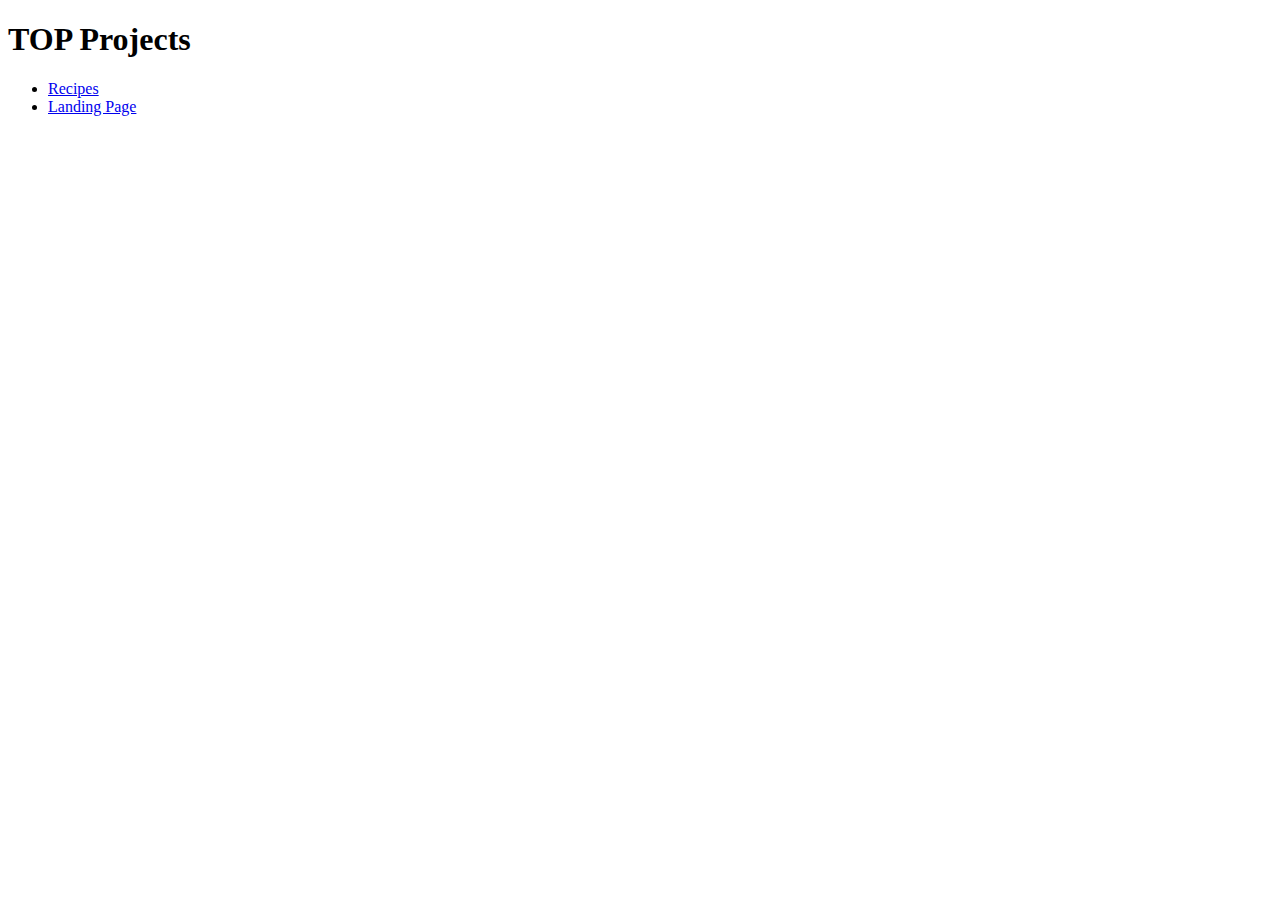
<file: index.html>
<!DOCTYPE html>
<html lang="en">
  <head>
    <meta charset="UTF-8">
    <meta name="viewport" content="width=device-width, initial-scale=1.0">
    <title>TOP Projects</title>
  </head>
  <body>

<h1>TOP Projects</h1>
<ul>
  <li><a href="./odin-recipes/">Recipes</a></li>
  <li><a href="./landing-page/">Landing Page</a></li>
</ul>

  </body>
</html>
</file>
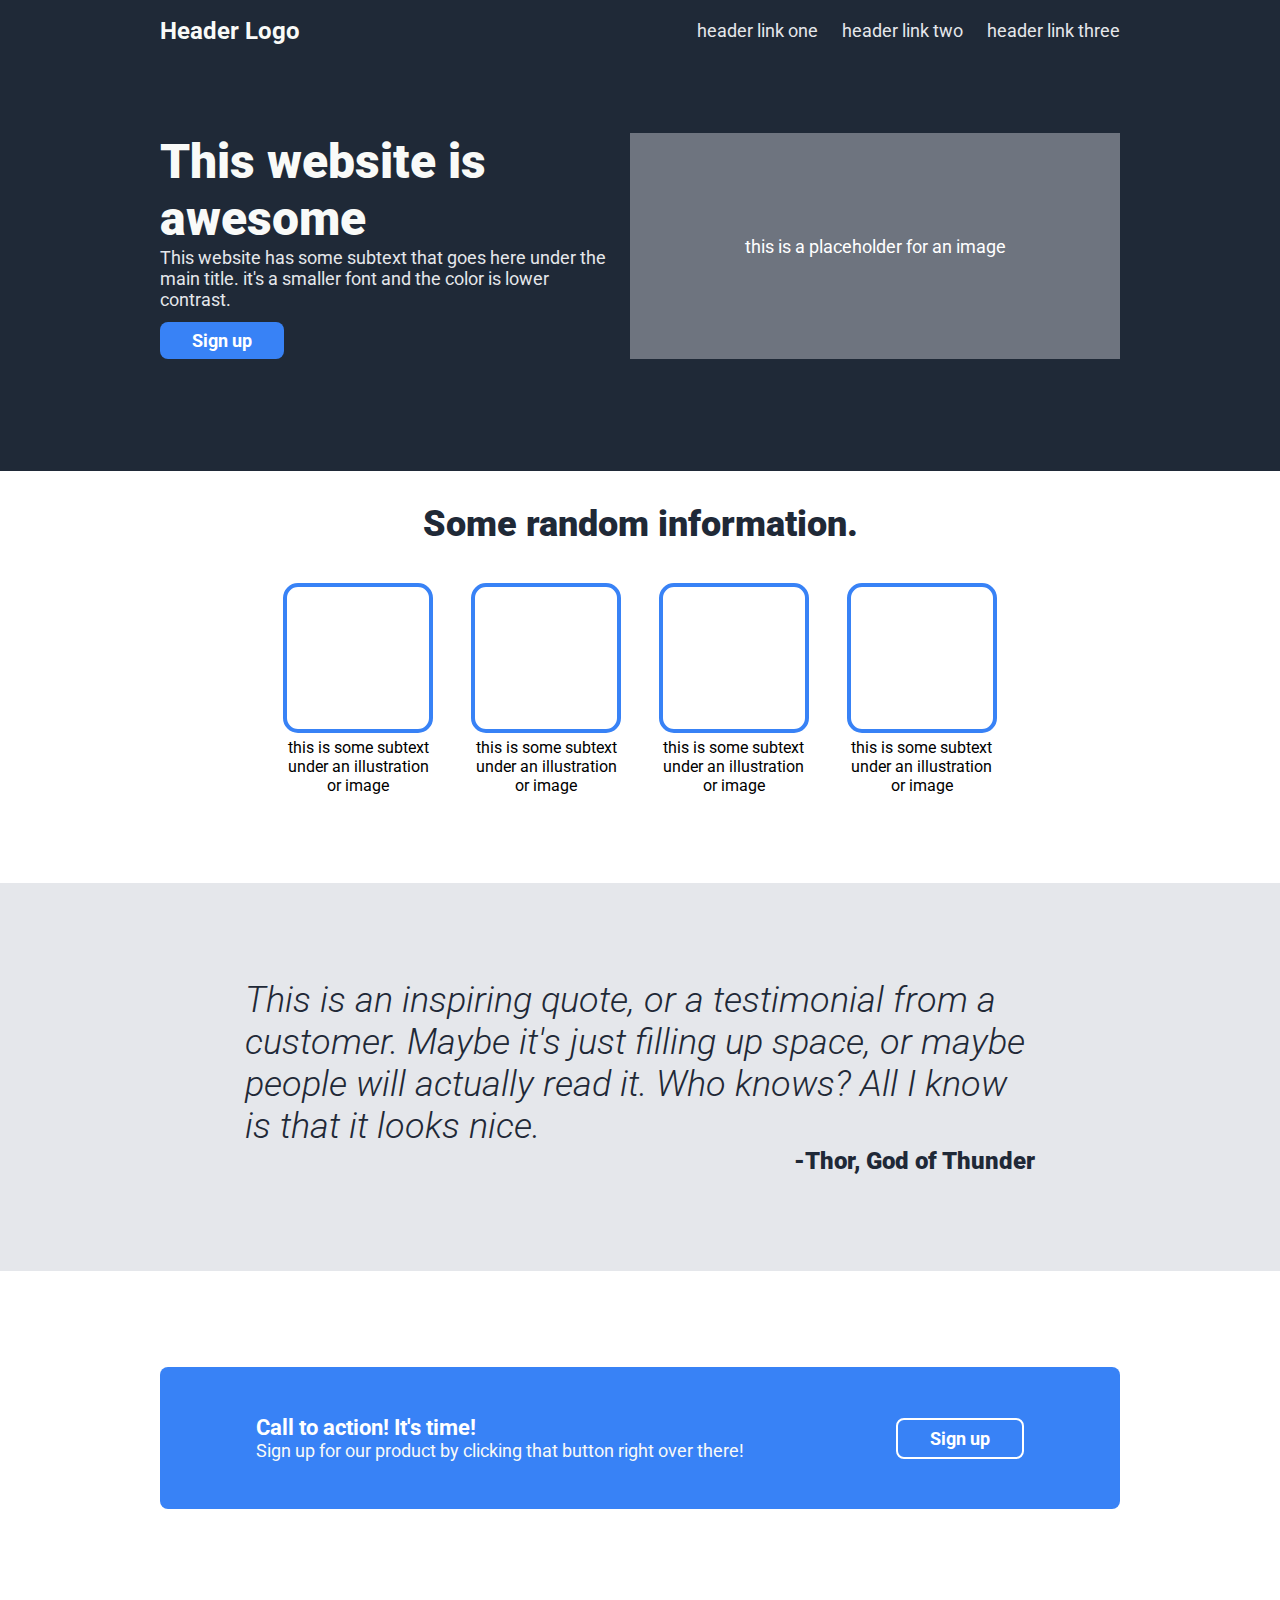
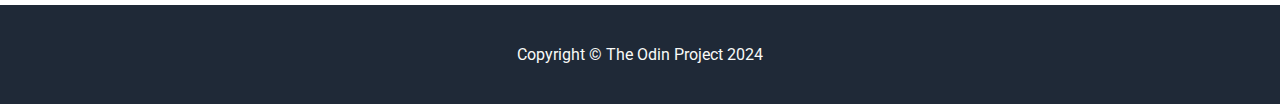
<file: landing-page/index.html>
<!DOCTYPE html>
<html lang="en">
  <head>
    <meta charset="UTF-8">
    <meta http-equiv="X-UA-Compatible" content="IE=edge">
    <meta name="viewport" content="width=device-width, initial-scale=1.0">
    <title>Landing Page</title>
    <link rel="stylesheet" href="./styles/style.css">
    <link rel="preconnect" href="https://fonts.googleapis.com">
    <link rel="preconnect" href="https://fonts.gstatic.com" crossorigin>
    <link href="https://fonts.googleapis.com/css2?family=Roboto:ital,wght@0,400;0,700;0,900;1,300&display=swap" rel="stylesheet">
  </head>
  <body class="flex-doc">

<header>
  <nav class="flex-navbar">
    <span class="logo font-bold">Header Logo</span>

    <div class="flex-menu-links">
      <span>
        <a class="nav-link" href="">header link one</a>
      </span>
      <span>
        <a class="nav-link" href="">header link two</a>
      </span>
      <span>
        <a class="nav-link" href="">header link three</a>
      </span>
    </div>
  </nav>

  <div class="flex-hero">
    <section class="hero-left">
      <span class="hero font-extra-bold">This website is awesome</span>
      <span class="hero-sub">This website has some subtext that goes here under the main title.
      it's a smaller font and the color is lower contrast.</span>
      <div class="btn-container">
        <div class="hero-btn font-bold">
          <a href="">Sign up</a>
        </div>
      </div>
    </section>

    <section class="hero-right">
      <span class="hero-media-tmp">this is a placeholder for an image</span>
    </section>
  </div>
</header>

<section class="flex-illus">
  <span class="illus-head font-extra-bold">Some random information.</span>

  <div class="flex-illus-card-container">
    <div class="illus-card">
      <div class="illus-media"></div>
      <span class="illus-sub">this is some subtext under an illustration or image</span>
    </div>
    <div class="illus-card">
      <div class="illus-media"></div>
      <span class="illus-sub">this is some subtext under an illustration or image</span>
    </div>
    <div class="illus-card">
      <div class="illus-media"></div>
      <span class="illus-sub">this is some subtext under an illustration or image</span>
    </div>
    <div class="illus-card">
      <div class="illus-media"></div>
      <span class="illus-sub">this is some subtext under an illustration or image</span>
    </div>
  </div>
</section>

<section class="quote-section">
  <div class="quote-container">
    <span class="quote font-light-italic">This is an inspiring quote, or a testimonial from a customer.
    Maybe it's just filling up space, or maybe people will actually read it.
    Who knows? All I know is that it looks nice.</span>
    <span class="quote-by font-extra-bold">-Thor, God of Thunder</span>
  </div>
</section>

<section class="flex-action">
  <div class="flex-action-container">
    <div class="flex-action-right">
      <span class="action font-bold">Call to action! It's time!</span>
      <span class="action-sub">Sign up for our product by clicking that button right over there!</span>
    </div>

    <div class="action-btn font-bold">
      <a href="">Sign up</a>
    </div>
  </div>
</section>

<footer class="bot-footer">
  <span>Copyright © The Odin Project 2024</span>
</footer>

  </body>
</html>
</file>
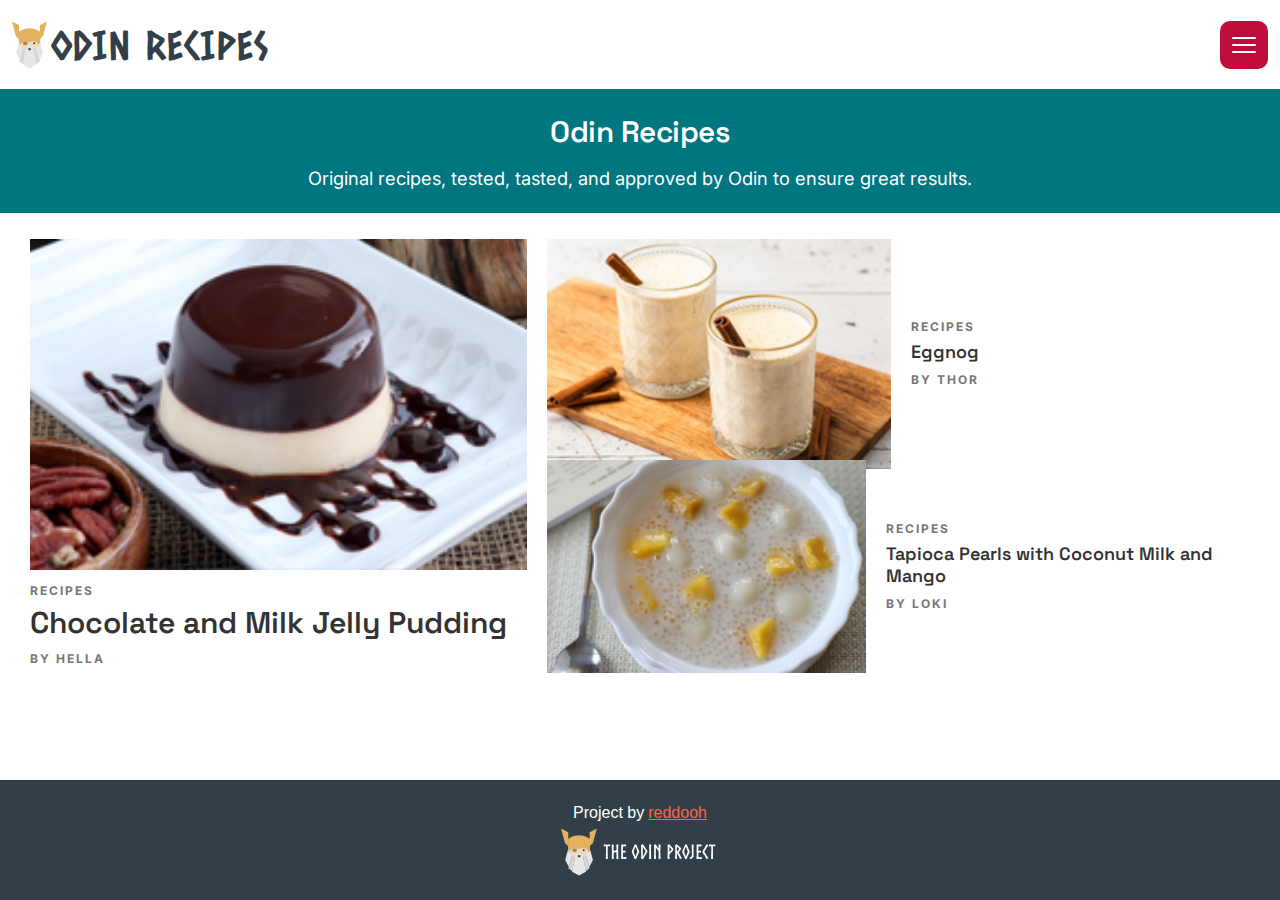
<file: odin-recipes/index.html>
<!DOCTYPE html>
<html lang="en">
  <head>
    <meta charset="UTF-8">
    <meta name="viewport" content="width=device-width, initial-scale=1.0">
    <title>Recipes</title>
    <link rel="stylesheet" href="./assets/styles/main.css">
    <link rel="stylesheet" href="https://fonts.googleapis.com/css?family=Caesar+Dressing&display=swap&text=ODIN%20RECIPES">
    <link rel="stylesheet" href="https://fonts.googleapis.com/css?family=Space+Grotesk:600|Inter:regular,bold&display=swap">
  </head>
  <body class="flex-doc">

<nav id="navbar" class="flex-nav">
  <a class="x-center ui-link" href="./">
    <img class="btn-m top-odin" src="../assets/images/icons/odin-icon.svg" alt="Home">
    <h2 class="brand-text margin-del">ODIN RECIPES</h2>
  </a>
  <!-- "Hamburger menu" / "Bar icon" to toggle the navigation links -->
  <a class="menu-btn x-center menu-icon" href="javascript:void(0);" onclick="menuClick()">
    <img class="btn-s" src="../assets/images/icons/ham-burger.svg" alt="Menu">
  </a>
</nav>
<!-- Navigation links (hidden by default) -->
<div id="moreLinks" class="flex-nav-menu">
  <a class="x-center ui-link" href="../">
    <img class="btn-s home-icon" src="../assets/images/icons/home.svg" alt="TOP Projects">
    <span class="margin-del">TOP Projects</span>
  </a>
  <a class="x-center ui-link" href="https://github.com/reddooh/top-projects/blob/main/README.md ">
    <img class="btn-s info-icon" src="../assets/images/icons/information.svg" alt="Info">
    <span class="margin-del">About</span>
  </a>
</div>

<main>
  <header>
    <h1 class="heading-title title-size">Odin Recipes</h1>
    <p class="heading-subtitle subtitle-size">Original recipes, tested, tasted, and approved by Odin to ensure great results.</p>
  </header>

  <section class="grid-hero">
    <article class="card card-1 grid-col-span-2">
      <a class="flex-card flex-card-1" href="./recipes/chocolate_and_milk_jelly_pudding.html">
        <img class="card-media" src="./assets/images/black-sambo-Foxy-Folksy-BEBS_thmb.png" alt="A garnished Chocolate and Milk Jelly Pudding.">
        <div class="card-content">
          <p class="card-category">Recipes</p>
          <h3 class="card-title"><span class="hover-focus-revert">Chocolate and Milk Jelly Pudding</span></h3>
          <p class="card-author">By Hella</p>
        </div>
      </a>
    </article>
    <article class="card card-2">
      <a class="flex-card flex-card-2" href="./recipes/eggnog.html">
        <img class="card-media" src="./assets/images/eggnog-ALR-ANA-CADENA_thmb.png" alt="2 servings of Eggnog.">
        <div class="card-content">
          <p class="card-category">Recipes</p>
          <h3 class="card-title"><span class="hover-focus-revert">Eggnog</span></h3>
          <p class="card-author">By Thor</p>
        </div>
      </a>
    </article>
    <article class="card card-3">
      <a class="flex-card flex-card-3" href="./recipes/tapioca_with_coconut_milk_and_mango.html">
        <img class="card-media" src="./assets/images/tambo-tambo-AS-RAYMUND_thmb.png" alt="A serving of Tapioca Pearls with Coconut Milk and Mango.">
        <div class="card-content">
          <p class="card-category">Recipes</p>
          <h3 class="card-title"><span class="hover-focus-revert">Tapioca Pearls with Coconut Milk and Mango</span></h3>
          <p class="card-author">By Loki</p>
        </div>
      </a>
    </article>
  </section>
</main>

<footer class="flex-doc-bot flex-footer">
  <div class="footer-text x-center">Project by <a class="links" href="https://github.com/reddooh">reddooh</a></div>
  <a class="x-center" href="https://www.theodinproject.com/about" title="The Odin Project">
    <img class="btn-m top-odin" src="../assets/images/icons/odin-icon.svg" alt="">
    <img class="btn-m top-logo" src="../assets/images/logo-top.svg" alt="">
  </a>
</footer>

  <!-- <script>
/* When the user scrolls down, hide the navbar. When the user scrolls up, show the navbar */
var prevScrollPos = window.pageYOffset;
window.onscroll = function() {
  var currentScrollPos = window.pageYOffset;
  if (prevScrollPos > currentScrollPos) {
    document.getElementById("navbar").style.top = "0";
  } else {
    document.getElementById("navbar").style.top = "-89px"; // height of nav
  }
  prevScrollPos = currentScrollPos;
}
  </script> -->
  <script>
// Toggle between showing and hiding the navigation menu links when the user clicks on the hamburger menu | bar icon
function menuClick() {
  var x = document.getElementById("moreLinks");
  if (x.style.display === "block") {
    x.style.display = "none";
  } else {
    x.style.display = "block";
  }
}
  </script>
  </body>
</html>
</file>
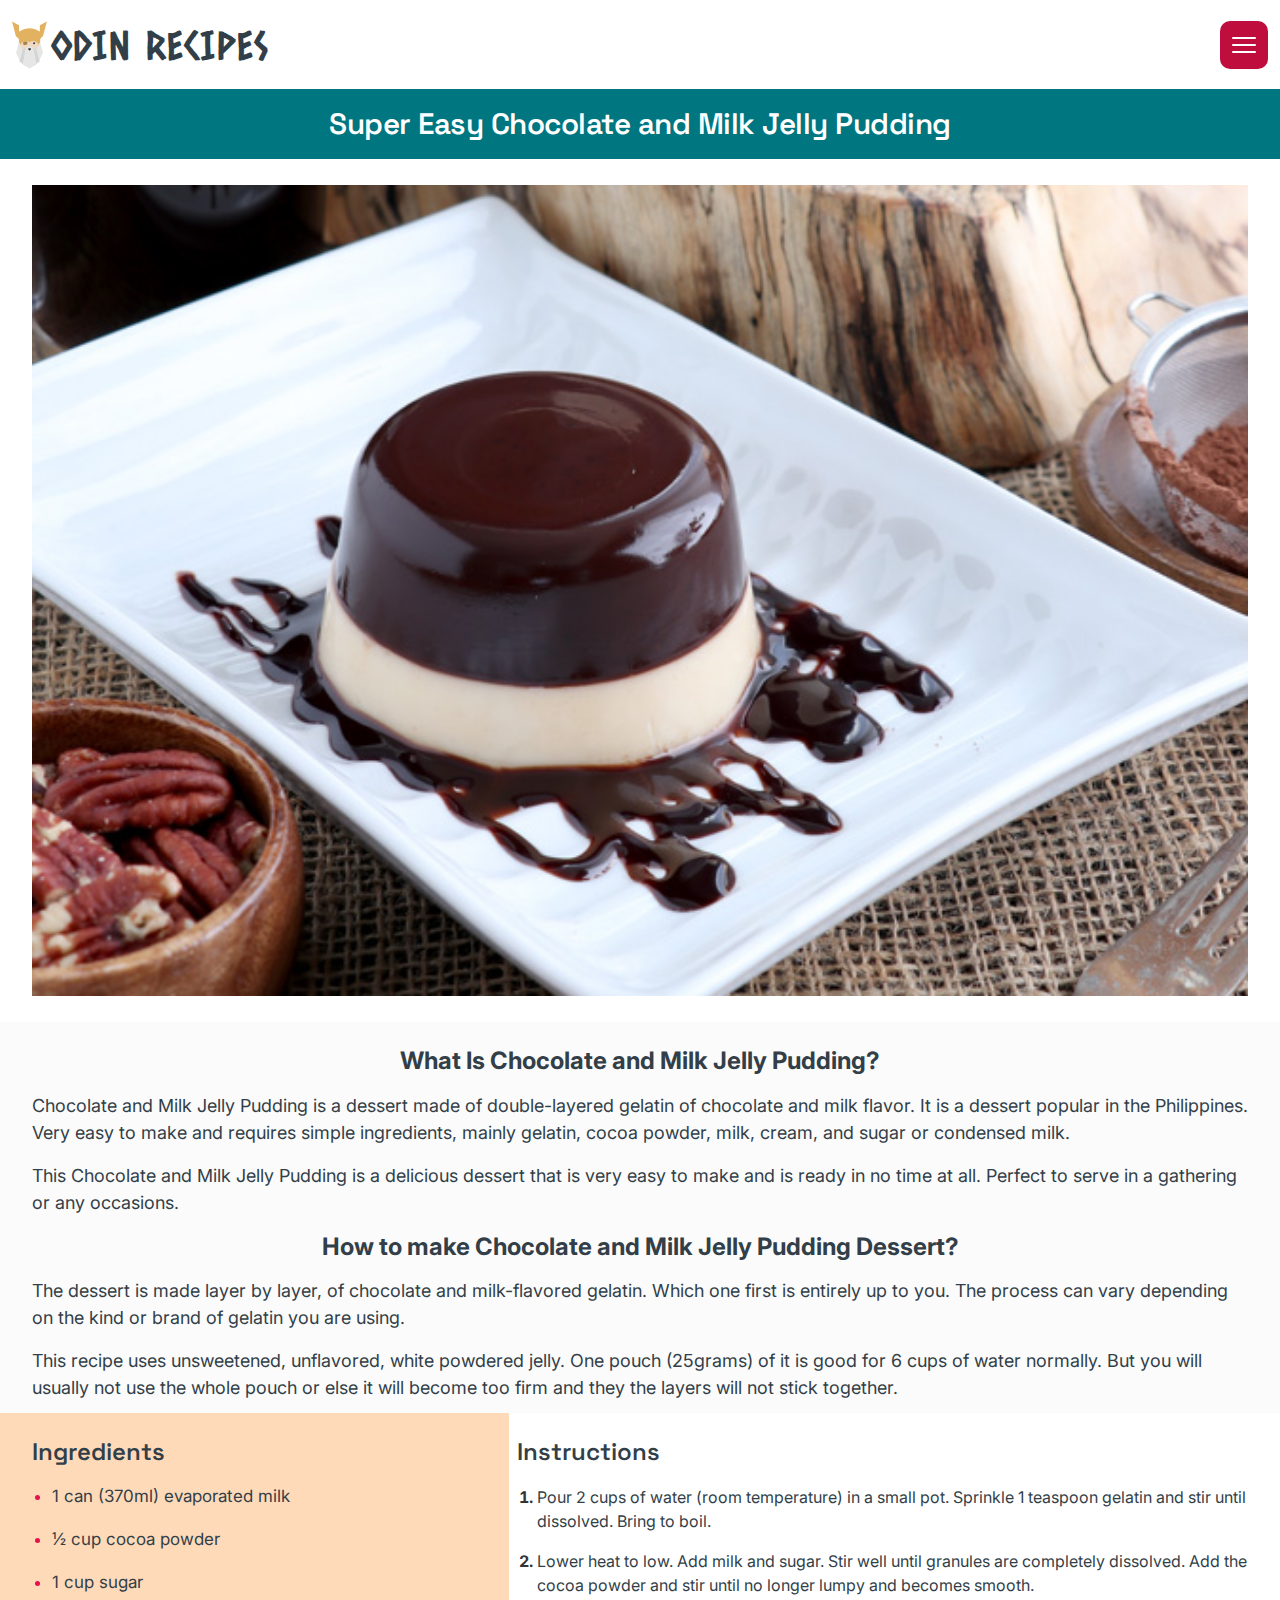
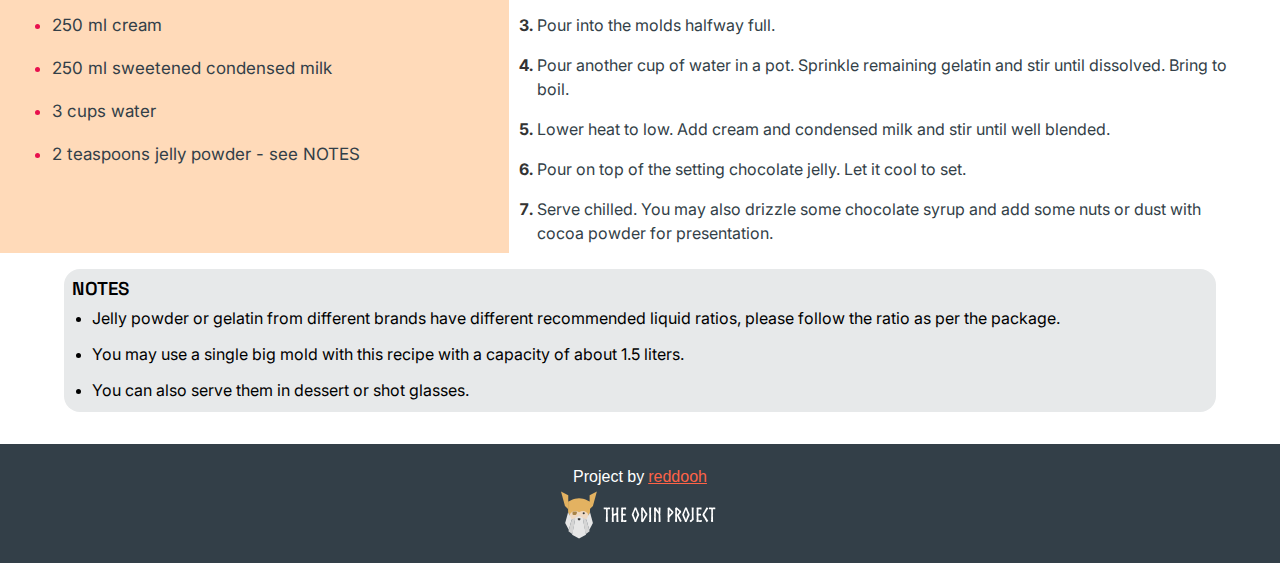
<file: odin-recipes/recipes/chocolate_and_milk_jelly_pudding.html>
<!DOCTYPE html>
<html lang="en">
  <head>
    <meta charset="UTF-8">
    <meta name="viewport" content="width=device-width, initial-scale=1.0">
    <title>Super Easy Chocolate and Milk Jelly Pudding Recipe</title>
    <link rel="stylesheet" href="../assets/styles/main.css">
    <link rel="stylesheet" href="../assets/styles/recipe.css">
    <link rel="stylesheet" href="https://fonts.googleapis.com/css?family=Caesar+Dressing&display=swap&text=ODIN%20RECIPES">
    <link rel="stylesheet" href="https://fonts.googleapis.com/css?family=Space+Grotesk:600|Inter:regular,bold&display=swap">
  </head>
  <body class="flex-doc">

<nav id="navbar" class="flex-nav">
  <a class="x-center ui-link" href="../">
    <img class="btn-m top-odin" src="../../assets/images/icons/odin-icon.svg" alt="Home">
    <h2 class="brand-text margin-del">ODIN RECIPES</h2>
  </a>
  <!-- "Hamburger menu" / "Bar icon" to toggle the navigation links -->
  <a class="menu-btn x-center menu-icon" href="javascript:void(0);" onclick="menuClick()">
    <img class="btn-s" src="../../assets/images/icons/ham-burger.svg" alt="Menu">
  </a>
</nav>
<!-- Navigation links (hidden by default) -->
<div id="moreLinks" class="flex-nav-menu">
  <a class="x-center ui-link" href="../../">
    <img class="btn-s home-icon" src="../../assets/images/icons/home.svg" alt="TOP Projects">
    <span class="margin-del">TOP Projects</span>
  </a>
  <a class="x-center ui-link" href="https://github.com/reddooh/top-projects/blob/main/README.md ">
    <img class="btn-s info-icon" src="../../assets/images/icons/information.svg" alt="Info">
    <span class="margin-del">About</span>
  </a>
</div>

<main>
  <header>
    <h1 class="heading-title title-size">Super Easy Chocolate and Milk Jelly Pudding</h1>
  </header>

  <section class="flex-hero">
    <img class="recipe-media" src="../assets/images/black-sambo-Foxy-Folksy-BEBS.jpg" alt="A garnished Chocolate and Milk Jelly Pudding." width="640" height="427">
    <article class="flex-intro y-center">
      <h2 class="section-title what-is">What Is Chocolate and Milk Jelly Pudding?</h2>
      <p>Chocolate and Milk Jelly Pudding is a dessert made of double-layered gelatin of chocolate and milk flavor. It is a dessert popular in the Philippines. Very easy to make and requires simple ingredients, mainly gelatin, cocoa powder, milk, cream, and sugar or condensed milk.</p>
      <p>This Chocolate and Milk Jelly Pudding is a delicious dessert that is very easy to make and is ready in no time at all. Perfect to serve in a gathering or any occasions.</p>
      <h2 class="section-title how-to">How to make Chocolate and Milk Jelly Pudding Dessert?</h2>
      <p>The dessert is made layer by layer, of chocolate and milk-flavored gelatin. Which one first is entirely up to you. The process can vary depending on the kind or brand of gelatin you are using.</p>
      <p>This recipe uses unsweetened, unflavored, white powdered jelly. One pouch (25grams) of it is good for 6 cups of water normally. But you will usually not use the whole pouch or else it will become too firm and they the layers will not stick together.</p>
    </article>
    <div class="grid-recipe-guide">
      <article class="ingr-container">
        <h2 class="section-title">Ingredients</h2>
        <ul class="ingr-UL">
          <li class="ingr-LI">1 can (370ml) evaporated milk</li>
          <li class="ingr-LI">½ cup cocoa powder</li>
          <li class="ingr-LI">1 cup sugar</li>
          <li class="ingr-LI">250 ml cream</li>
          <li class="ingr-LI">250 ml sweetened condensed milk</li>
          <li class="ingr-LI">3 cups water</li>
          <li class="ingr-LI">2 teaspoons jelly powder - see NOTES</li>
        </ul>
      </article>
      <article class="inst-container">
        <h2 class="section-title">Instructions</h2>
        <ol class="inst-OL">
          <li class="inst-LI"><p>Pour 2 cups of water (room temperature) in a small pot. Sprinkle 1 teaspoon gelatin and stir until dissolved. Bring to boil.</p></li>
          <li class="inst-LI"><p>Lower heat to low. Add milk and sugar. Stir well until granules are completely dissolved. Add the cocoa powder and stir until no longer lumpy and becomes smooth.</p></li>
          <li class="inst-LI"><p>Pour into the molds halfway full.</p></li>
          <li class="inst-LI"><p>Pour another cup of water in a pot. Sprinkle remaining gelatin and stir until dissolved. Bring to boil.</p></li>
          <li class="inst-LI"><p>Lower heat to low. Add cream and condensed milk and stir until well blended.</p></li>
          <li class="inst-LI"><p>Pour on top of the setting chocolate jelly. Let it cool to set.</p></li>
          <li class="inst-LI"><p>Serve chilled. You may also drizzle some chocolate syrup and add some nuts or dust with cocoa powder for presentation.</p></li>
        </ol>
      </article>
    </div>
    <article class="notes-container">
      <h3 class="section-title">Notes</h3>
      <ul class="notes-UL">
        <li class="notes-LI"><p>Jelly powder or gelatin from different brands have different recommended liquid ratios, please follow the ratio as per the package.</p></li>
        <li class="notes-LI"><p>You may use a single big mold with this recipe with a capacity of about 1.5 liters.</p></li>
        <li class="notes-LI"><p>You can also serve them in dessert or shot glasses.</p></li>
      </ul>
    </article>
  </section>
</main>

<footer class="flex-doc-bot flex-footer">
  <div class="footer-text x-center">Project by <a class="links" href="https://github.com/reddooh">reddooh</a></div>
  <a class="x-center" href="https://www.theodinproject.com/about" title="The Odin Project">
    <img class="btn-m top-odin" src="../../assets/images/icons/odin-icon.svg" alt="">
    <img class="btn-m top-logo" src="../../assets/images/logo-top.svg" alt="">
  </a>
</footer>

  <script>
// Toggle between showing and hiding the navigation menu links when the user clicks on the hamburger menu | bar icon
function menuClick() {
  var x = document.getElementById("moreLinks");
  if (x.style.display === "block") {
    x.style.display = "none";
  } else {
    x.style.display = "block";
  }
}
  </script>
  </body>
</html>
</file>
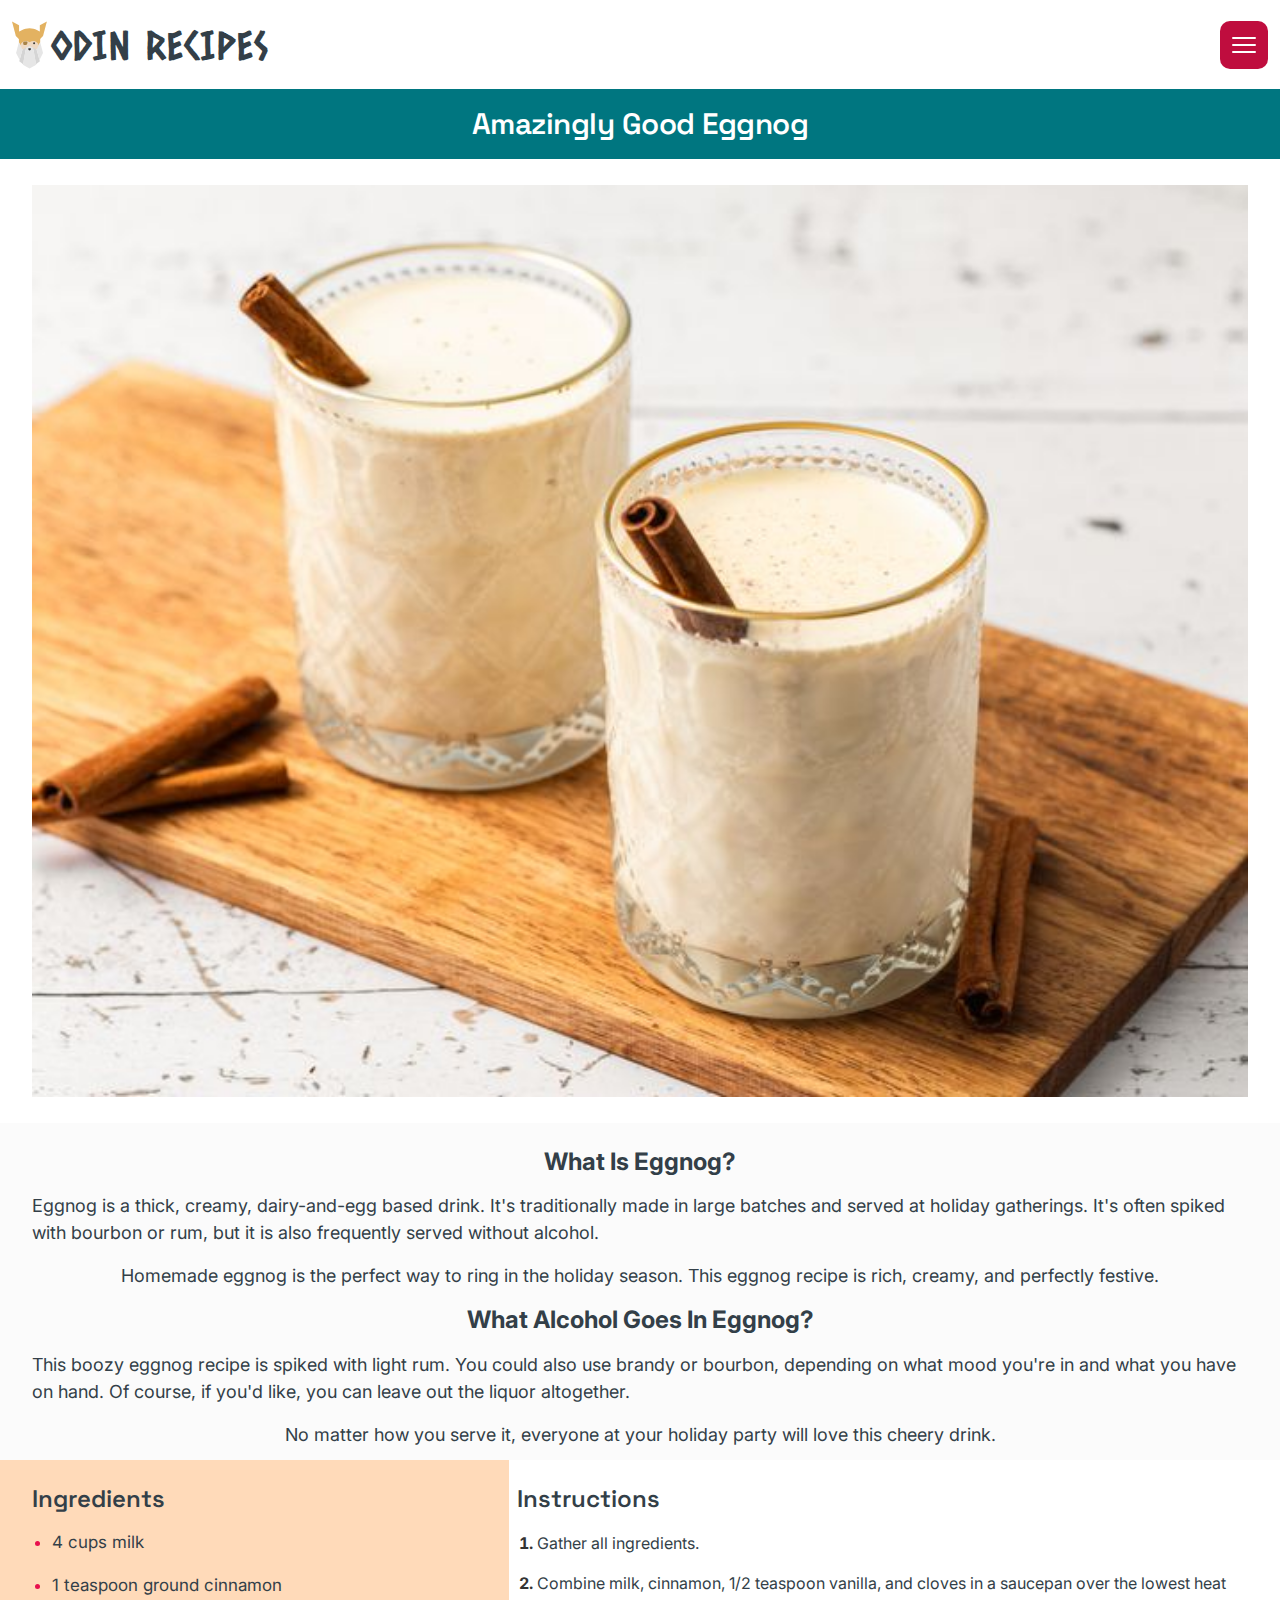
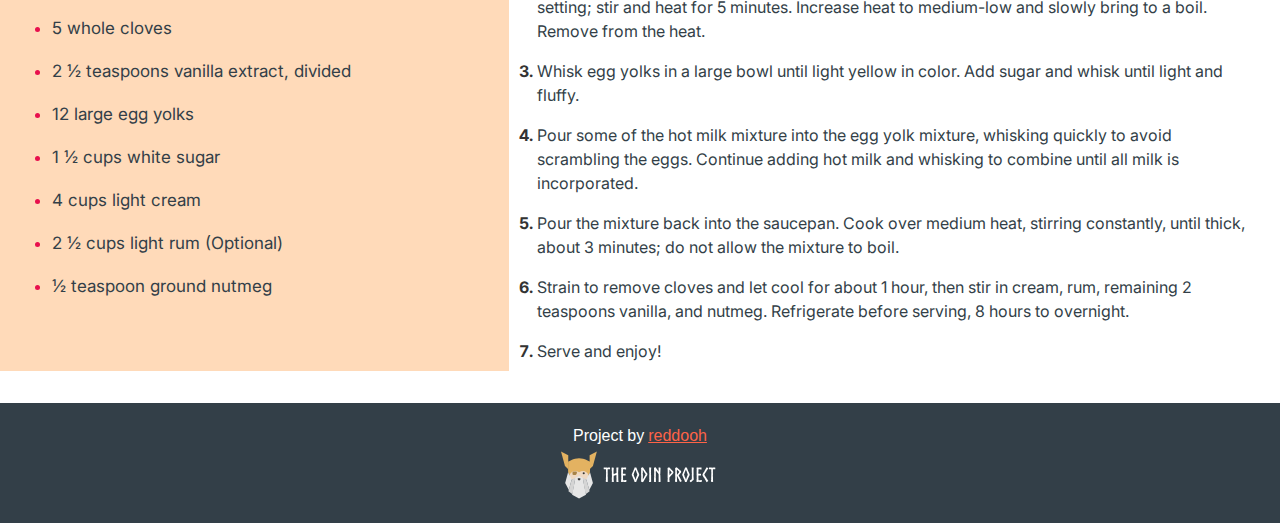
<file: odin-recipes/recipes/eggnog.html>
<!DOCTYPE html>
<html lang="en">
  <head>
    <meta charset="UTF-8">
    <meta name="viewport" content="width=device-width, initial-scale=1.0">
    <title>Amazingly Good Eggnog Recipe</title>
    <link rel="stylesheet" href="../assets/styles/main.css">
    <link rel="stylesheet" href="../assets/styles/recipe.css">
    <link rel="stylesheet" href="https://fonts.googleapis.com/css?family=Caesar+Dressing&display=swap&text=ODIN%20RECIPES">
    <link rel="stylesheet" href="https://fonts.googleapis.com/css?family=Space+Grotesk:600|Inter:regular,bold&display=swap">
  </head>
  <body class="flex-doc">

<nav id="navbar" class="flex-nav">
  <a class="x-center ui-link" href="../">
    <img class="btn-m top-odin" src="../../assets/images/icons/odin-icon.svg" alt="Home">
    <h2 class="brand-text margin-del">ODIN RECIPES</h2>
  </a>
  <!-- "Hamburger menu" / "Bar icon" to toggle the navigation links -->
  <a class="menu-btn x-center menu-icon" href="javascript:void(0);" onclick="menuClick()">
    <img class="btn-s" src="../../assets/images/icons/ham-burger.svg" alt="Menu">
  </a>
</nav>
<!-- Navigation links (hidden by default) -->
<div id="moreLinks" class="flex-nav-menu">
  <a class="x-center ui-link" href="../../">
    <img class="btn-s home-icon" src="../../assets/images/icons/home.svg" alt="TOP Projects">
    <span class="margin-del">TOP Projects</span>
  </a>
  <a class="x-center ui-link" href="https://github.com/reddooh/top-projects/blob/main/README.md ">
    <img class="btn-s info-icon" src="../../assets/images/icons/information.svg" alt="Info">
    <span class="margin-del">About</span>
  </a>
</div>

<main>
  <header>
    <h1 class="heading-title title-size">Amazingly Good Eggnog</h1>
  </header>

  <section class="flex-hero">
    <img class="recipe-media" src="../assets/images/eggnog-ALR-ANA-CADENA.jpg" alt="2 servings of eggnog." width="683" height="512">
    <article class="flex-intro y-center">
      <h2 class="section-title what-is">What Is Eggnog?</h2>
      <p>Eggnog is a thick, creamy, dairy-and-egg based drink. It's traditionally made in large batches and served at holiday gatherings. It's often spiked with bourbon or rum, but it is also frequently served without alcohol.</p>
      <p>Homemade eggnog is the perfect way to ring in the holiday season. This eggnog recipe is rich, creamy, and perfectly festive.</p>
      <h3 class="section-title how-to">What Alcohol Goes In Eggnog?</h3>
      <p>This boozy eggnog recipe is spiked with light rum. You could also use brandy or bourbon, depending on what mood you're in and what you have on hand. Of course, if you'd like, you can leave out the liquor altogether.</p>
      <p>No matter how you serve it, everyone at your holiday party will love this cheery drink.</p>
    </article>
    <div class="grid-recipe-guide">
      <article class="ingr-container">
        <h2 class="section-title">Ingredients</h2>
        <ul class="ingr-UL">
          <li class="ingr-LI">4 cups milk</li>
          <li class="ingr-LI">1 teaspoon ground cinnamon</li>
          <li class="ingr-LI">5 whole cloves</li>
          <li class="ingr-LI">2 ½ teaspoons vanilla extract, divided</li>
          <li class="ingr-LI">12 large egg yolks</li>
          <li class="ingr-LI">1 ½ cups white sugar</li>
          <li class="ingr-LI">4 cups light cream</li>
          <li class="ingr-LI">2 ½ cups light rum (Optional)</li>
          <li class="ingr-LI">½ teaspoon ground nutmeg</li>
        </ul>
      </article>
      <article class="inst-container">
        <h2 class="section-title">Instructions</h2>
        <ol class="inst-OL">
          <li class="inst-LI"><p>Gather all ingredients.</p></li>
          <li class="inst-LI"><p>Combine milk, cinnamon, 1/2 teaspoon vanilla, and cloves in a saucepan over the lowest heat setting; stir and heat for 5 minutes. Increase heat to medium-low and slowly bring to a boil. Remove from the heat.</p></li>
          <li class="inst-LI"><p>Whisk egg yolks in a large bowl until light yellow in color. Add sugar and whisk until light and fluffy.</p></li>
          <li class="inst-LI"><p>Pour some of the hot milk mixture into the egg yolk mixture, whisking quickly to avoid scrambling the eggs. Continue adding hot milk and whisking to combine until all milk is incorporated.</p></li>
          <li class="inst-LI"><p>Pour the mixture back into the saucepan. Cook over medium heat, stirring constantly, until thick, about 3 minutes; do not allow the mixture to boil.</p></li>
          <li class="inst-LI"><p>Strain to remove cloves and let cool for about 1 hour, then stir in cream, rum, remaining 2 teaspoons vanilla, and nutmeg. Refrigerate before serving, 8 hours to overnight.</p></li>
          <li class="inst-LI"><p>Serve and enjoy!</p></li>
        </ol>
      </article>
    </div>
  </section>
</main>

<footer class="flex-doc-bot flex-footer">
  <div class="footer-text x-center">Project by <a class="links" href="https://github.com/reddooh">reddooh</a></div>
  <a class="x-center" href="https://www.theodinproject.com/about" title="The Odin Project">
    <img class="btn-m top-odin" src="../../assets/images/icons/odin-icon.svg" alt="">
    <img class="btn-m top-logo" src="../../assets/images/logo-top.svg" alt="">
  </a>
</footer>

  <script>
// Toggle between showing and hiding the navigation menu links when the user clicks on the hamburger menu | bar icon
function menuClick() {
  var x = document.getElementById("moreLinks");
  if (x.style.display === "block") {
    x.style.display = "none";
  } else {
    x.style.display = "block";
  }
}
  </script>
  </body>
</html>
</file>
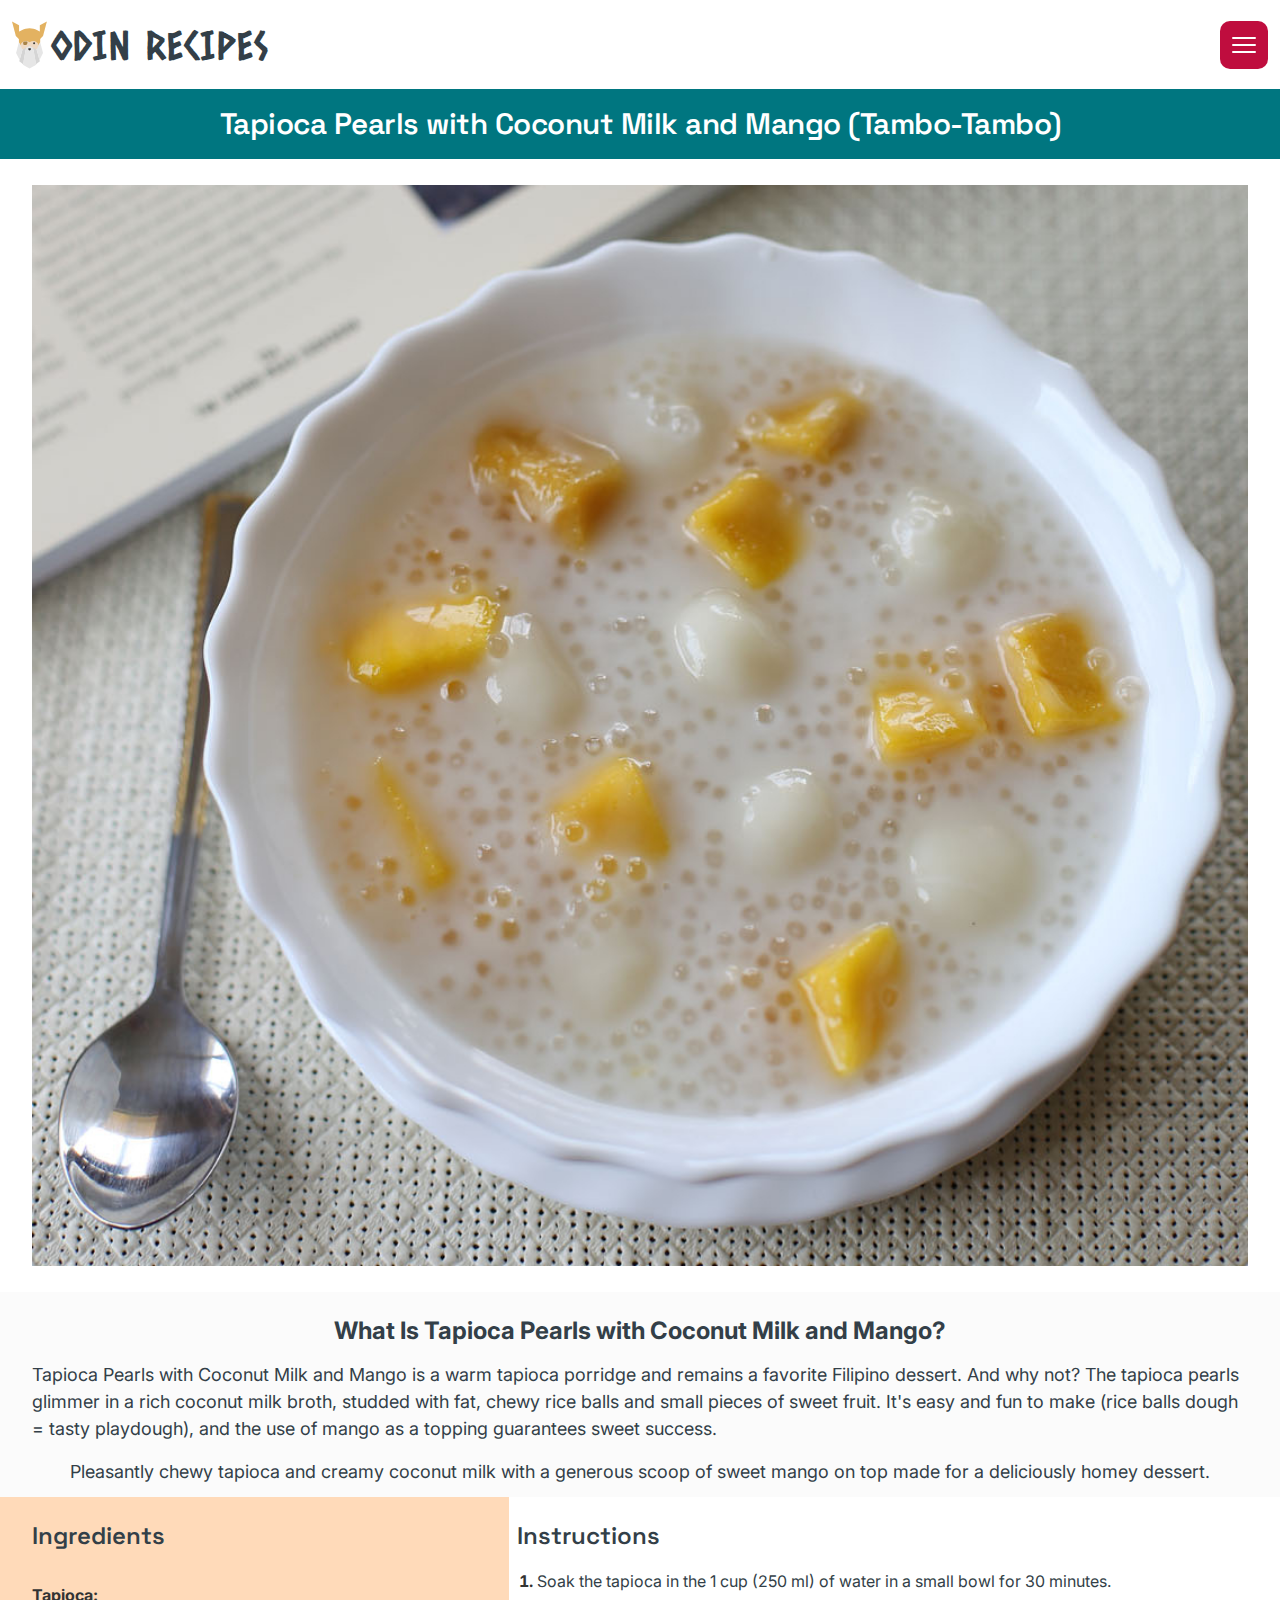
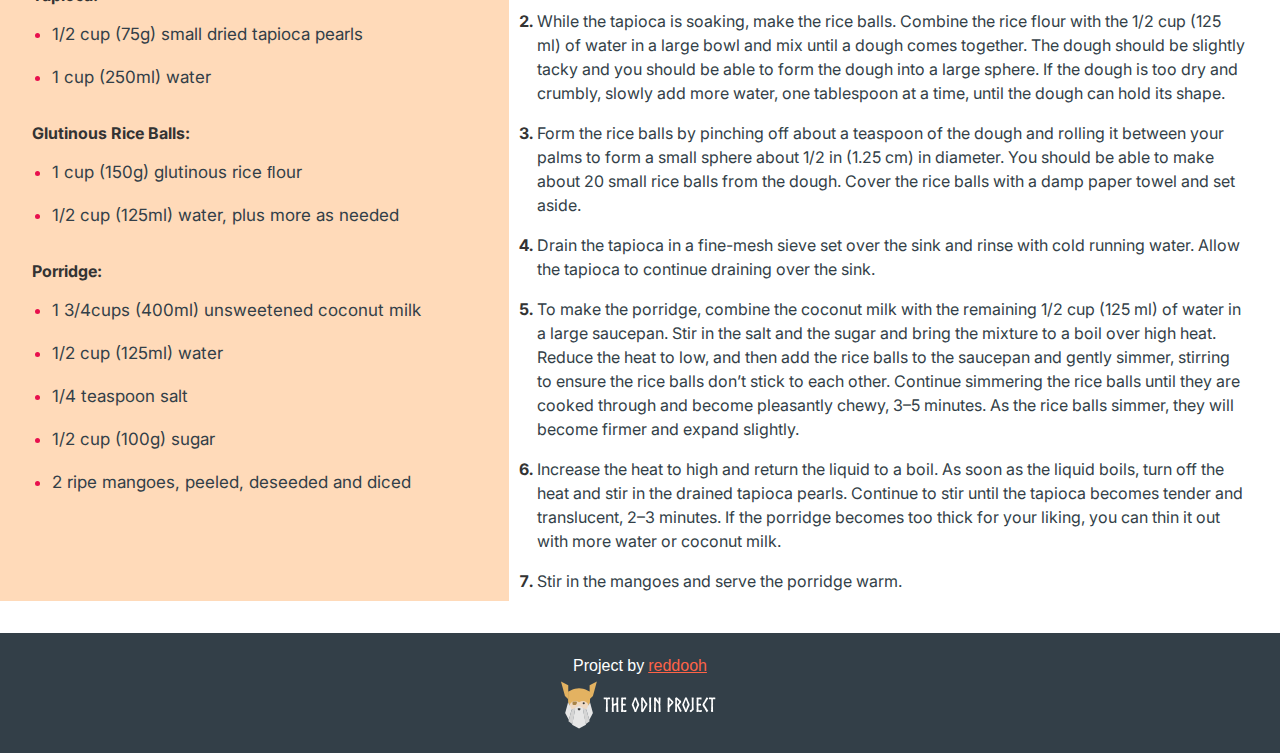
<file: odin-recipes/recipes/tapioca_with_coconut_milk_and_mango.html>
<!DOCTYPE html>
<html lang="en">
  <head>
    <meta charset="UTF-8">
    <meta name="viewport" content="width=device-width, initial-scale=1.0">
    <title>Tapioca Pearls with Coconut Milk and Mango (Tambo-Tambo) Recipe</title>
    <link rel="stylesheet" href="../assets/styles/main.css">
    <link rel="stylesheet" href="../assets/styles/recipe.css">
    <link rel="stylesheet" href="https://fonts.googleapis.com/css?family=Caesar+Dressing&display=swap&text=ODIN%20RECIPES">
    <link rel="stylesheet" href="https://fonts.googleapis.com/css?family=Space+Grotesk:600|Inter:regular,bold&display=swap">
  </head>
  <body class="flex-doc">

<nav id="navbar" class="flex-nav">
  <a class="x-center ui-link" href="../">
    <img class="btn-m top-odin" src="../../assets/images/icons/odin-icon.svg" alt="Home">
    <h2 class="brand-text margin-del">ODIN RECIPES</h2>
  </a>
  <!-- "Hamburger menu" / "Bar icon" to toggle the navigation links -->
  <a class="menu-btn x-center menu-icon" href="javascript:void(0);" onclick="menuClick()">
    <img class="btn-s" src="../../assets/images/icons/ham-burger.svg" alt="Menu">
  </a>
</nav>
<!-- Navigation links (hidden by default) -->
<div id="moreLinks" class="flex-nav-menu">
  <a class="x-center ui-link" href="../../">
    <img class="btn-s home-icon" src="../../assets/images/icons/home.svg" alt="TOP Projects">
    <span class="margin-del">TOP Projects</span>
  </a>
  <a class="x-center ui-link" href="https://github.com/reddooh/top-projects/blob/main/README.md ">
    <img class="btn-s info-icon" src="../../assets/images/icons/information.svg" alt="Info">
    <span class="margin-del">About</span>
  </a>
</div>

<main>
  <header>
    <h1 class="heading-title title-size">Tapioca Pearls with Coconut Milk and Mango (Tambo-Tambo)</h1>
  </header>

  <section class="flex-hero">
    <img class="recipe-media" src="../assets/images/tambo-tambo-AS-RAYMUND.jpg" alt="A serving of Tapioca Pearls with Coconut Milk and Mango." width="1080" height="960">
    <article class="flex-intro y-center">
      <h2 class="section-title what-is">What Is Tapioca Pearls with Coconut Milk and Mango?</h2>
      <p>Tapioca Pearls with Coconut Milk and Mango is a warm tapioca porridge and remains a favorite Filipino dessert. And why not? The tapioca pearls glimmer in a rich coconut milk broth, studded with fat, chewy rice balls and small pieces of sweet fruit. It's easy and fun to make (rice balls dough = tasty playdough), and the use of mango as a topping guarantees sweet success.</p>
      <p>Pleasantly chewy tapioca and creamy coconut milk with a generous scoop of sweet mango on top made for a deliciously homey dessert.</p>
    </article>
    <div class="grid-recipe-guide">
      <article class="ingr-container">
        <h2 class="section-title">Ingredients</h2>
        <h3 class="section-subtitle">Tapioca:</h3>
        <ul class="ingr-UL">
          <li class="ingr-LI">1/2 cup (75g) small dried tapioca pearls</li>
          <li class="ingr-LI">1 cup (250ml) water</li>
        </ul>
        <h3 class="section-subtitle">Glutinous Rice Balls:</h3>
        <ul class="ingr-UL">
          <li class="ingr-LI">1 cup (150g) glutinous rice ﬂour</li>
          <li class="ingr-LI">1/2 cup (125ml) water, plus more as needed</li>
        </ul>
        <h3 class="section-subtitle">Porridge:</h3>
        <ul class="ingr-UL">
          <li class="ingr-LI">1 3/4cups (400ml) unsweetened coconut milk</li>
          <li class="ingr-LI">1/2 cup (125ml) water</li>
          <li class="ingr-LI">1/4 teaspoon salt</li>
          <li class="ingr-LI">1/2 cup (100g) sugar</li>
          <li class="ingr-LI">2 ripe mangoes, peeled, deseeded and diced</li>
        </ul>
      </article>
      <article class="inst-container">
        <h2 class="section-title">Instructions</h2>
        <ol class="inst-OL">
          <li class="inst-LI"><p>Soak the tapioca in the 1 cup (250 ml) of water in a small bowl for 30 minutes.</p></li>
          <li class="inst-LI"><p>While the tapioca is soaking, make the rice balls. Combine the rice flour with the 1/2 cup (125 ml) of water in a large bowl and mix until a dough comes together. The dough should be slightly tacky and you should be able to form the dough into a large sphere. If the dough is too dry and crumbly, slowly add more water, one tablespoon at a time, until the dough can hold its shape.</p></li>
          <li class="inst-LI"><p>Form the rice balls by pinching off about a teaspoon of the dough and rolling it between your palms to form a small sphere about 1/2 in (1.25 cm) in diameter. You should be able to make about 20 small rice balls from the dough. Cover the rice balls with a damp paper towel and set aside.</p></li>
          <li class="inst-LI"><p>Drain the tapioca in a fine-mesh sieve set over the sink and rinse with cold running water. Allow the tapioca to continue draining over the sink.</p></li>
          <li class="inst-LI"><p>To make the porridge, combine the coconut milk with the remaining 1/2 cup (125 ml) of water in a large saucepan. Stir in the salt and the sugar and bring the mixture to a boil over high heat. Reduce the heat to low, and then add the rice balls to the saucepan and gently simmer, stirring to ensure the rice balls don’t stick to each other. Continue simmering the rice balls until they are cooked through and become pleasantly chewy, 3–5 minutes. As the rice balls simmer, they will become firmer and expand slightly.</p></li>
          <li class="inst-LI"><p>Increase the heat to high and return the liquid to a boil. As soon as the liquid boils, turn off the heat and stir in the drained tapioca pearls. Continue to stir until the tapioca becomes tender and translucent, 2–3 minutes. If the porridge becomes too thick for your liking, you can thin it out with more water or coconut milk.</p></li>
          <li class="inst-LI"><p>Stir in the mangoes and serve the porridge warm.</p></li>
        </ol>
      </article>
    </div>
  </section>
</main>

<footer class="flex-doc-bot flex-footer">
  <div class="footer-text x-center">Project by <a class="links" href="https://github.com/reddooh">reddooh</a></div>
  <a class="x-center" href="https://www.theodinproject.com/about" title="The Odin Project">
    <img class="btn-m top-odin" src="../../assets/images/icons/odin-icon.svg" alt="">
    <img class="btn-m top-logo" src="../../assets/images/logo-top.svg" alt="">
  </a>
</footer>

  <script>
// Toggle between showing and hiding the navigation menu links when the user clicks on the hamburger menu | bar icon
function menuClick() {
  var x = document.getElementById("moreLinks");
  if (x.style.display === "block") {
    x.style.display = "none";
  } else {
    x.style.display = "block";
  }
}
  </script>
  </body>
</html>
</file>
<file: landing-page/styles/style.css>
*,
*::before,
*::after {
  box-sizing: border-box;
}

body {
  margin: 0;
  padding: 0;
}

header,
footer {
  color: #f9faf8;
  background: #1f2937;
}

.logo {
  font-size: 24px;
  color: #f9faf8;
}

.hero {
  font-size: 48px;
  color: #f9faf8;
}

.hero-media-tmp, .hero-sub, .nav-link {
  font-size: 18px;
  color: #e5e7eb;
}

.quote-section, .illus-head {
  font-size: 36px;
  color: #1f2937;
}

body {
  font-family: "Roboto", sans-serif;
  font-weight: 400;
  font-style: normal;
}

.font-bold {
  font-family: "Roboto", sans-serif;
  font-weight: 700;
  font-style: normal;
}

.font-extra-bold {
  font-family: "Roboto", sans-serif;
  font-weight: 900;
  font-style: normal;
}

.font-light-italic {
  font-family: "Roboto", sans-serif;
  font-weight: 300;
  font-style: italic;
}

.nav-link {
  text-decoration: none;
}

.hero-right {
  background-color: rgba(229, 231, 235, 0.4);
}

.hero-media-tmp {
  color: #f9faf8;
}

.quote-section {
  background: #e5e7eb;
}

.quote-by {
  font-size: 24px;
}

.flex-action-container {
  background: #3882f6;
}

.action {
  font-size: 22px;
  color: #fff;
}

.action-sub {
  font-size: 18px;
  color: #f9faf8;
}

body {
  display: flex;
  flex-direction: column;
  min-height: 100vh;
  min-height: 100svh;
}

.flex-navbar {
  display: flex;
  justify-content: space-between;
  align-items: center;
  padding: 0.75rem 0;
  margin-bottom: 4.5rem;
}

.flex-menu-links {
  display: flex;
  gap: 1.5rem;
  padding: 0.5rem 0 0.5rem 0.5rem;
  justify-content: center;
}

.flex-hero {
  display: flex;
  justify-content: center;
  margin-bottom: 7rem;
}
.flex-hero > .hero-left {
  min-width: 49%;
  padding-right: 1.5rem;
}
.flex-hero > .hero-right {
  min-width: 51%;
}

.hero-left {
  display: flex;
  flex-direction: column;
  align-items: start;
}

.hero-btn {
  margin-top: 0.75rem;
}

.hero-right {
  display: flex;
  justify-content: center;
  align-items: center;
}

.hero-media-tmp {
  color: #fff;
}

.flex-illus {
  display: flex;
  flex-direction: column;
  align-items: center;
  justify-content: center;
  gap: 2.35rem;
  margin-top: 2rem;
  margin-bottom: 5.5rem;
}

.flex-illus-card-container {
  display: flex;
  justify-content: center;
  gap: 1.35rem;
}
.flex-illus-card-container > * {
  min-width: 25%;
}

.illus-card,
.illus-media,
.illus-sub {
  width: 150px;
}

.illus-card {
  display: flex;
  flex-direction: column;
  justify-content: center;
  align-items: center;
}

.illus-media {
  height: 150px;
  background-color: #fff;
  border-radius: 15px;
  border: 4px solid #3882f6;
}

.illus-sub {
  margin-top: 0.35rem;
  text-align: center;
}

.quote-section {
  display: flex;
  justify-content: center;
  align-items: center;
}

.quote-container {
  width: 790px;
  display: flex;
  flex-direction: column;
  margin-top: 6rem;
  margin-bottom: 6rem;
}

.quote-by {
  align-self: start;
}

.quote-by {
  align-self: end;
}

.flex-action {
  display: flex;
  justify-content: center;
  align-items: center;
}

.flex-action-container {
  width: 100%;
  display: flex;
  align-items: center;
  justify-content: space-between;
  margin-top: 6rem;
  margin-bottom: 6rem;
  padding: 3rem 6rem;
  border-radius: 0.5rem;
}

.flex-action-right {
  display: flex;
  flex-direction: column;
}

.action-btn {
  border: 2px solid #fff;
}

.hero-btn,
.action-btn {
  font-size: 18px;
  background: #3882f6;
  width: max-content;
  height: max-content;
  padding: 0.5rem 2rem;
  border-radius: 0.5rem;
}
.hero-btn a,
.action-btn a {
  color: #fff;
  text-decoration: none;
}

.bot-footer {
  display: flex;
  justify-content: center;
  padding: 2.5rem 10rem;
  margin-top: auto;
}

body > * {
  padding: 0 10rem;
}

/*# sourceMappingURL=style.css.map */
</file>
<file: odin-recipes/assets/styles/main.css>
/* Override character ", ', % = unicode-range: U+0022, U+0027, U+0025; */
@font-face {
  font-family: 'Inter OVR';
  font-style: normal;
  font-weight: 600;
  font-display: swap;
  src: url(https://fonts.gstatic.com/l/font?kit=UcCO3FwrK3iLTeHuS_fvQtMwCp50KnMw2boKoduKmMEVuGKYMZ1zjpelvA&skey=c491285d6722e4fa&v=v13) format('woff2');
  unicode-range: U+0022, U+0027, U+0025;
}

*,
*::before,
*::after {
  box-sizing: border-box;
}

body {
  margin: 0;
  padding: 0;
}

.brand-text {
  font-family: "Caesar Dressing", Verdana, sans-serif, system-ui;
  font-style: normal;
  font-weight: 400;
  font-size: 2.5rem;
}

.heading-title,
.card-title {
  font-family: "Inter OVR", "Space Grotesk", Helvetica, sans-serif;
  font-style: normal;
  font-weight: 600;
}

.title-size {
  font-size: 1.85rem;
  letter-spacing: -.5px;
  margin: 1rem 0 0.5rem;
}

.heading-subtitle,
.flex-nav-menu {
  font-family: Inter, Helvetica, sans-serif;
  font-style: normal;
  font-weight: 400;
}

.subtitle-size {
  font-size: 1.15rem;
  margin: 1rem 0;
}

.card-content {
  font-size: 1.375rem;
  line-height: 1;
}

.card-1 .card-content .card-title {
  font-size: 1.875rem;
}

.card-2 .card-content .card-title,
.card-3 .card-content .card-title {
  font-size: 1.125rem;
}

.card-category,
.card-author {
  font-family: Inter, Helvetica, sans-serif;
  font-style: normal;
  font-weight: bold;
  text-transform: uppercase;
  font-size: 0.75rem;
  letter-spacing: 2px;
  color: #767677;
}

.card-category {
  margin: 0 0 0.5rem;
  line-height: 1;
}

.card-author {
  margin: 0.625rem 0 0 ;
}

.footer-text {
  font-family: Helvetica, Arial, sans-serif;
}

.btn-l {
  width: auto;
  height: 4em;
}

.btn-m {
  width: auto;
  height: 3em;
}

.btn-s {
  width: auto;
  height: 2em;
}

.margin-del {
  margin: 0;
}

.padding-del {
  padding: 0;
}

.x-center {
  display: flex;
  justify-content: center;
  align-items: center;
  gap: 0.25rem;
}

.y-center {
  display: flex;
  flex-direction: column;
  align-items: center;
}

.ui-link {
  text-decoration: none;
}

a:link.links {
  color: tomato;
}

a:visited.links {
  color: turquoise;
}

a:hover.links {
  color: #33bfcc;
}

a:active.links {
  color: #e8104d;
}

a:focus-visible {
  outline-offset: 4px;
  outline-style: dashed;
  outline-width: thick;
  outline-color: gold;
}

nav {
  background: #fff;
}

header {
  background: #007680;
  color: #fff;
  padding: 0.5rem 2rem;
  text-align: center;
}

footer {
  background: #333f48;
  color: #fff;
}

nav.flex-nav {
  padding: 1.25rem 0.75rem;
  box-shadow: 0 2px 6px 0 rgb(0 0 0 / 22%);
}

/* Style hamburger button */
.flex-nav .menu-icon:hover {
  color: #fff;
  background: #e8104d;
}

/* Style the navigation menu */
.flex-nav-menu {
  overflow: hidden;
  background-color: #bf0d3e;
  position: relative;
}

/* Hide the links inside the navigation menu (except for logo/home) */
body #moreLinks {
  display: none;
}

/* Style navigation menu links */
.flex-nav-menu a {
  color: #fff;
  padding: 0.5rem 0;
  text-decoration: none;
  font-size: 1.35rem;
  /* display: block; */
}

/* Add a lighter background color on mouse-over */
.flex-nav-menu a:hover {
  background-color: #e8104d;
  color: #fff;
}

.brand-text {
  color: #333f48;
}

.menu-btn {
  padding: 0.5rem;
  border-radius: 0.625rem;
  background-color: #bf0d3e;
}

.menu-btn > img {
  filter: invert(1);
}

.top-logo,
.home-icon,
.info-icon {
  filter: invert(1);
}

.card a:link,
.card a:visited,
.card a:active {
  text-decoration: none;
  color: #333;
}

/* hover recipe image shadow */
a:hover .card-media {
  box-shadow: 0.3125rem 0.3125rem 0 0 #e8104d;
}

/* hover recipe name highlight */
a:hover .card-title {
  /* color: #e8104d; */
  color: #33bfcc;
  text-decoration: underline;
  text-decoration-thickness: 69.5%;
  text-underline-offset: -88%;
  text-decoration-skip-ink: none;
}

.hover-focus-revert {
  color: #333;
}

/* page layout */
.flex-doc {
  display: flex;
  flex-direction: column;
  /* fallback height */
  min-height: 100vh;
  /* new small viewport height for modern browsers */
  min-height: 100svh;
}

.flex-doc-bot {
  /* for footer to stay on bottom */
  margin-top: auto;
}

.flex-nav {
  display: flex;
  justify-content: space-between;
  align-items: center;
}

.flex-footer {
  display: flex;
  flex-direction: column;
  align-items: center;
  gap: 0.35rem;
  padding: 1.5rem 0;
}

/* hero content */
.grid-col-span-2 {
  grid-column: span 2;
}

.grid-hero {
  display: grid;
  column-gap: 0.5rem;
  row-gap: 0;
  grid-template-columns: repeat(2, 1fr);
  grid-template-rows: repeat(2, max-content);
  padding: 0 1rem;
}

.card:nth-child(1) {
  margin: 1rem 0;
}

.card:nth-child(2),
.card:nth-child(3) {
  margin-bottom: 2rem;
}

/* card */
.flex-card {
  display: flex;
  flex-direction: column;
}

.flex-card-1 > .card-media {
  width: auto;
}

.flex-card-2 > .card-media,
.flex-card-3 > .card-media {
  width: 100%;
}

.card-content {
  padding: 0.9375rem 0;
}

.card-title {
  margin: 0;
}

@media (min-width: 576px) {
  header {
    margin-bottom: 1.625rem;
  }

  main {
    margin-bottom: 2rem;
/* sticky nav */
    /* margin-top: 89px; Add a top margin to avoid content overlay */
  }

/*   #navbar {
    position: fixed; Make it stick/fixed
    width: 100%; Full width
    top: 0; Position the navbar at the top of the page
    transition: 0.3s ease; Transition effect when sliding down (and up)
  } */

/* hero content */
  .grid-hero {
    grid-gap: 1.25rem;
    grid-template-columns: repeat(12, 1fr);
    grid-template-rows: 43.5% auto;
    padding: 0 1.875rem;
  }

  .card:nth-child(1) {
    grid-column: 1 / 6;
    grid-row: 1 / 3;
    margin: 0;
  }

  .card:nth-child(2),
  .card:nth-child(3) {
    grid-column: 6 / -1;
    margin-bottom: 0;
  }

  .card:nth-child(2) {
    grid-row: 1 / 2;
  }

  .card:nth-child(3) {
    grid-row: 2 / 3;
  }

/* card */
  .flex-card-2,
  .flex-card-3 {
    flex-direction: row;
  }

  .flex-card-2 > .card-media,
  .flex-card-3 > .card-media {
    align-self: center;
    width: 49%;
    aspect-ratio: auto 450 / 300;
  }

  .card-content {
    line-height: 1.22;
  }

  .flex-card-2 > .card-content,
  .flex-card-3 > .card-content {
    padding: 0 0 0 1.25rem;
    display: flex;
    flex-direction: column;
    justify-content: center;
  }
}
</file>
<file: odin-recipes/assets/styles/recipe.css>
*,
*::before,
*::after {
  box-sizing: border-box;
}

body {
  margin: 0;
  padding: 0;
  color: #333f48;
}

h2, p,
.what-is,
.how-to,
.flex-intro > p,
.ingr-container > .section-subtitle,
.ingr-LI,
.inst-LI::marker,
.inst-LI > p {
  font-family: Inter, Helvetica, sans-serif;
  font-style: normal;
}

.ingr-container > .section-title,
.inst-container > .section-title,
.notes-container > .section-title {
  font-family: "Inter OVR", "Space Grotesk", Helvetica, sans-serif;
  font-style: normal;
  font-weight: 600;
}

.title-size {
  margin: 0.5rem 0 0.5rem;
}

.flex-hero {
  display: flex;
  flex-direction: column;
}

/* Recipe pic */
.recipe-media {
  width: 100%;
  height: auto;
}
/* What recipe */
.what-is,
.how-to,
.flex-intro > p {
  margin-top: 0;
  margin-bottom: 0;
}
.flex-intro {
  background: #FBFBFB;
  margin-top: 0;
  padding: 0.5rem 1rem;
}
.what-is,
.how-to {
  font-weight: bold;
  font-size: 1.375rem;
  line-height: 1.12;
  padding-bottom: 1rem;
}
.flex-intro > p {
  font-weight: 400;
  font-size: 1.125rem;
  line-height: 1.5;
}
.flex-intro > p:not(:last-child) {
  margin-bottom: 1rem;
}
.flex-intro > p:last-child {
  margin-bottom: 0;
}

/* Recipe guide */
/* Heading text alignment */
.ingr-container > .section-title,
.inst-container > .section-title,
.notes-container > .section-title {
  text-align: center;
}

.notes-UL,
.notes-LI:is(:first-child) > p {
  margin-top: 0;
}

.inst-LI:is(:last-child) > p,
.notes-container > .section-title,
.notes-LI:is(:last-child) > p {
  margin-bottom: 0;
}

.ingr-container,
.inst-container {
  padding-top: 0.5rem;
}

/* Make ingredient subheading & bullet counter bold */
.ingr-container > .section-subtitle,
.inst-LI::marker {
  font-weight: bold;
  color: rgb(51, 51, 51);
}

.notes-container > .section-title,
.notes-UL {
  color: #000;
}

/* Ingredients */
.ingr-container {
  background: peachpuff;
  padding-left: 1rem;
  padding-right: 1rem;
  padding-bottom: 0.5rem;
}
.ingr-container > .section-title {
  margin-top: 0;
  margin-bottom: 0;
  padding-bottom: 1rem;
  font-size: 1.375rem;
  line-height: 1.12;
}
.ingr-container > .section-subtitle {
  margin-bottom: 0.75rem;
  font-weight: bold;
  font-size: 1rem;
  line-height: 1.5;
}
.ingr-UL {
  margin-top: 0;
  padding-left: 1.25rem;
}
.ingr-UL:not(:last-child) {
  margin-bottom: 1.875rem;
}
.ingr-UL:is(:last-child) {
  margin-bottom: 0;
}
.ingr-LI {
  margin-bottom: 1rem;
  font-size: 1rem;
  line-height: 1.5;
}
.ingr-LI:is(:last-child) {
  margin-bottom: 0;
}
.ingr-LI::marker {
  color: #e8104d; /* Change bullet color of List */
}

/* Instructions */
.inst-container {
  background: #fff;
  padding-left: 1rem;
  padding-right: 1rem;
  padding-bottom: 0.5rem;
}
.inst-container > .section-title {
  margin-top: 0;
  margin-bottom: 0;
  padding-bottom: 1rem;
  font-size: 1.375rem;
  line-height: 1.12;
}
.inst-OL {
  margin-top: 0;
  margin-bottom: 0;
  padding-left: 1.25rem;
}
.inst-LI {
  margin-bottom: 1rem;
  font-size: 1rem;
  line-height: 1.5;
}
.inst-LI:is(:last-child) {
  margin-bottom: 0;
}
.inst-LI > p {
  margin-top: 0.125rem;
  margin-bottom: 0;
}

/* Notes */
.notes-container > .section-title,
.notes-UL {
  background: #e7e9ea;
  margin-left: 2rem;
  margin-right: 2rem;
}

.notes-container {
  background: #fff;
}
.notes-container > .section-title {
  text-transform: uppercase;
  margin-top: 1rem;
  padding: 0.5rem;
  border-top-left-radius: 16px;
  border-top-right-radius: 16px;
}
.notes-UL {
  margin-bottom: 2rem;
  padding: 0 0.5rem 0.75rem 1.75rem;
  border-bottom-left-radius: 16px;
  border-bottom-right-radius: 16px;
}

@media (min-width: 576px) {
  /* Recipe pic */
  .recipe-media,
  .flex-intro {
    padding-left: 2rem;
    padding-right: 2rem;
  }
  /* What recipe */
  .flex-intro {
    margin-top: 1.625rem;
    padding-top: 1.5rem;
    padding-bottom: 0.75rem;
  }
  .what-is,
  .how-to {
    font-size: 1.5rem;
    line-height: 1.23;
  }

  /* Ingredients & Instructions Group */
  .grid-recipe-guide {
    display: grid;
    column-gap: 0.5rem;
    grid-template-columns: 0.4fr 0.6fr;
  }

  /* Heading text alignment */
  .ingr-container > .section-title,
  .inst-container > .section-title,
  .notes-container > .section-title {
    text-align: left;
  }
  .ingr-container,
  .inst-container {
    padding-top: 1.5rem;
  }
  /* Ingredients */
  .ingr-container {
    padding-left: 2rem;
    padding-right: 0;
  }
  .ingr-container > .section-title {
    font-size: 1.5rem;
    line-height: 1.23;
  }
  .ingr-container > .section-subtitle {
    margin-bottom: 0.875rem;
  }
  .ingr-UL {
    margin-bottom: 1.25rem;
  }
  .ingr-LI {
    font-size: 1.0625rem;
    line-height: 1.59;
  }

  /* Instructions */
  .inst-container {
    padding-left: 0;
    padding-right: 2rem;
    padding-bottom: 0.5rem;
  }
  .inst-container > .section-title {
    font-size: 1.5rem;
    line-height: 1.23;
  }

  /* Notes */
  .notes-container > .section-title,
  .notes-UL {
    margin-left: 4rem;
    margin-right: 4rem;
  }
  .notes-UL {
    margin-bottom: 0;
  }
}
</file>
